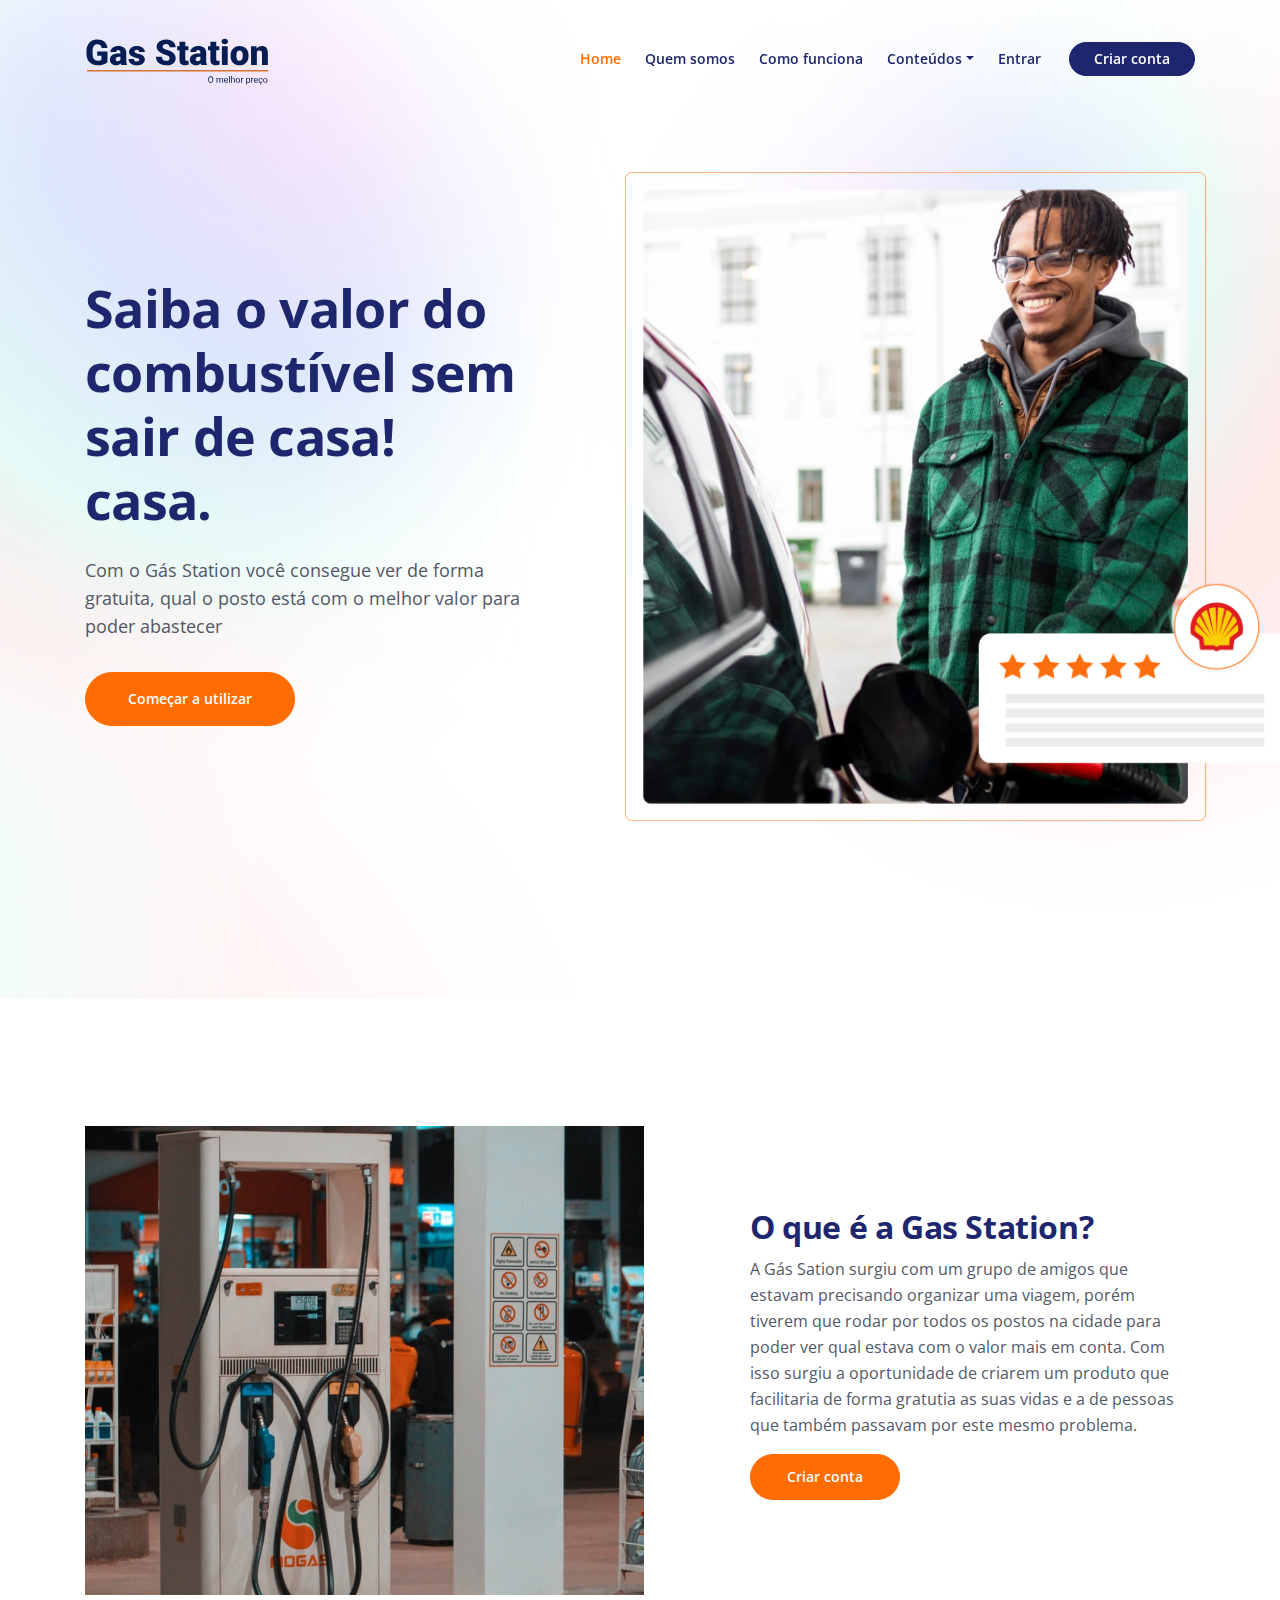
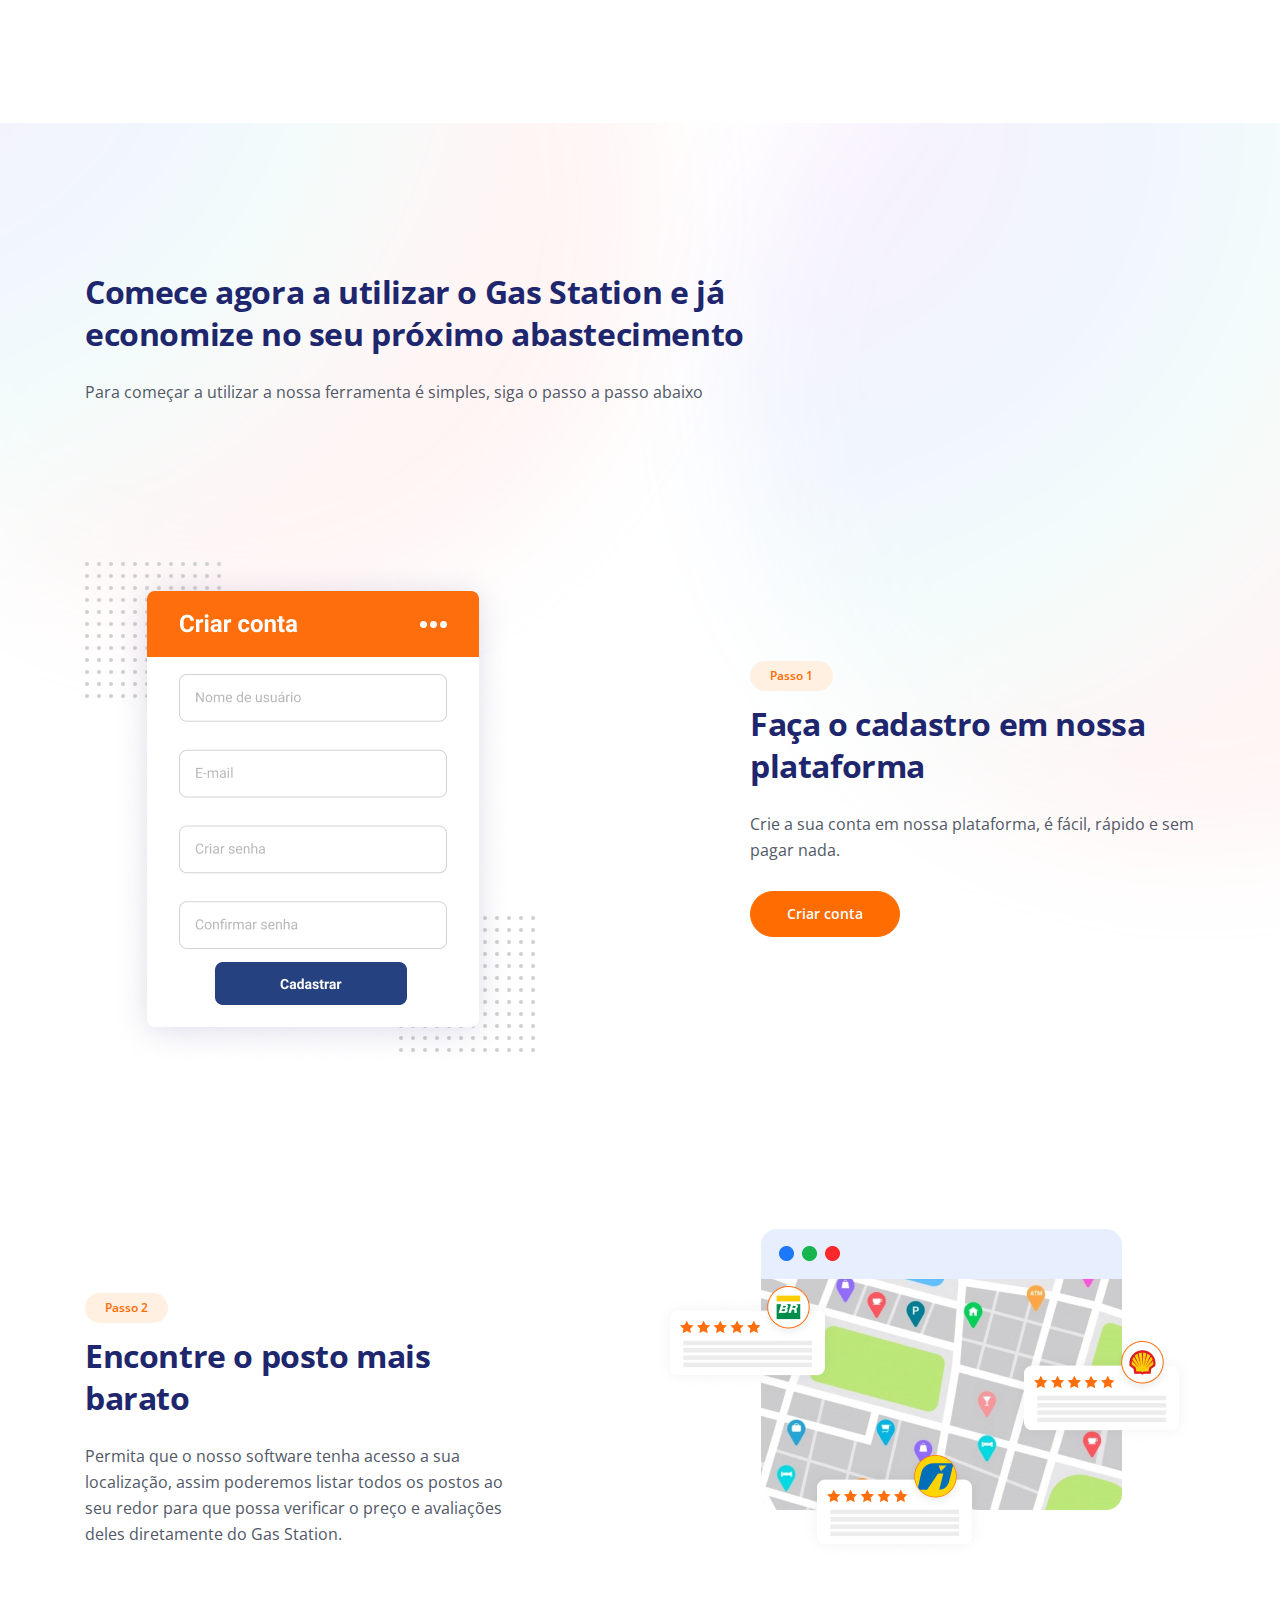
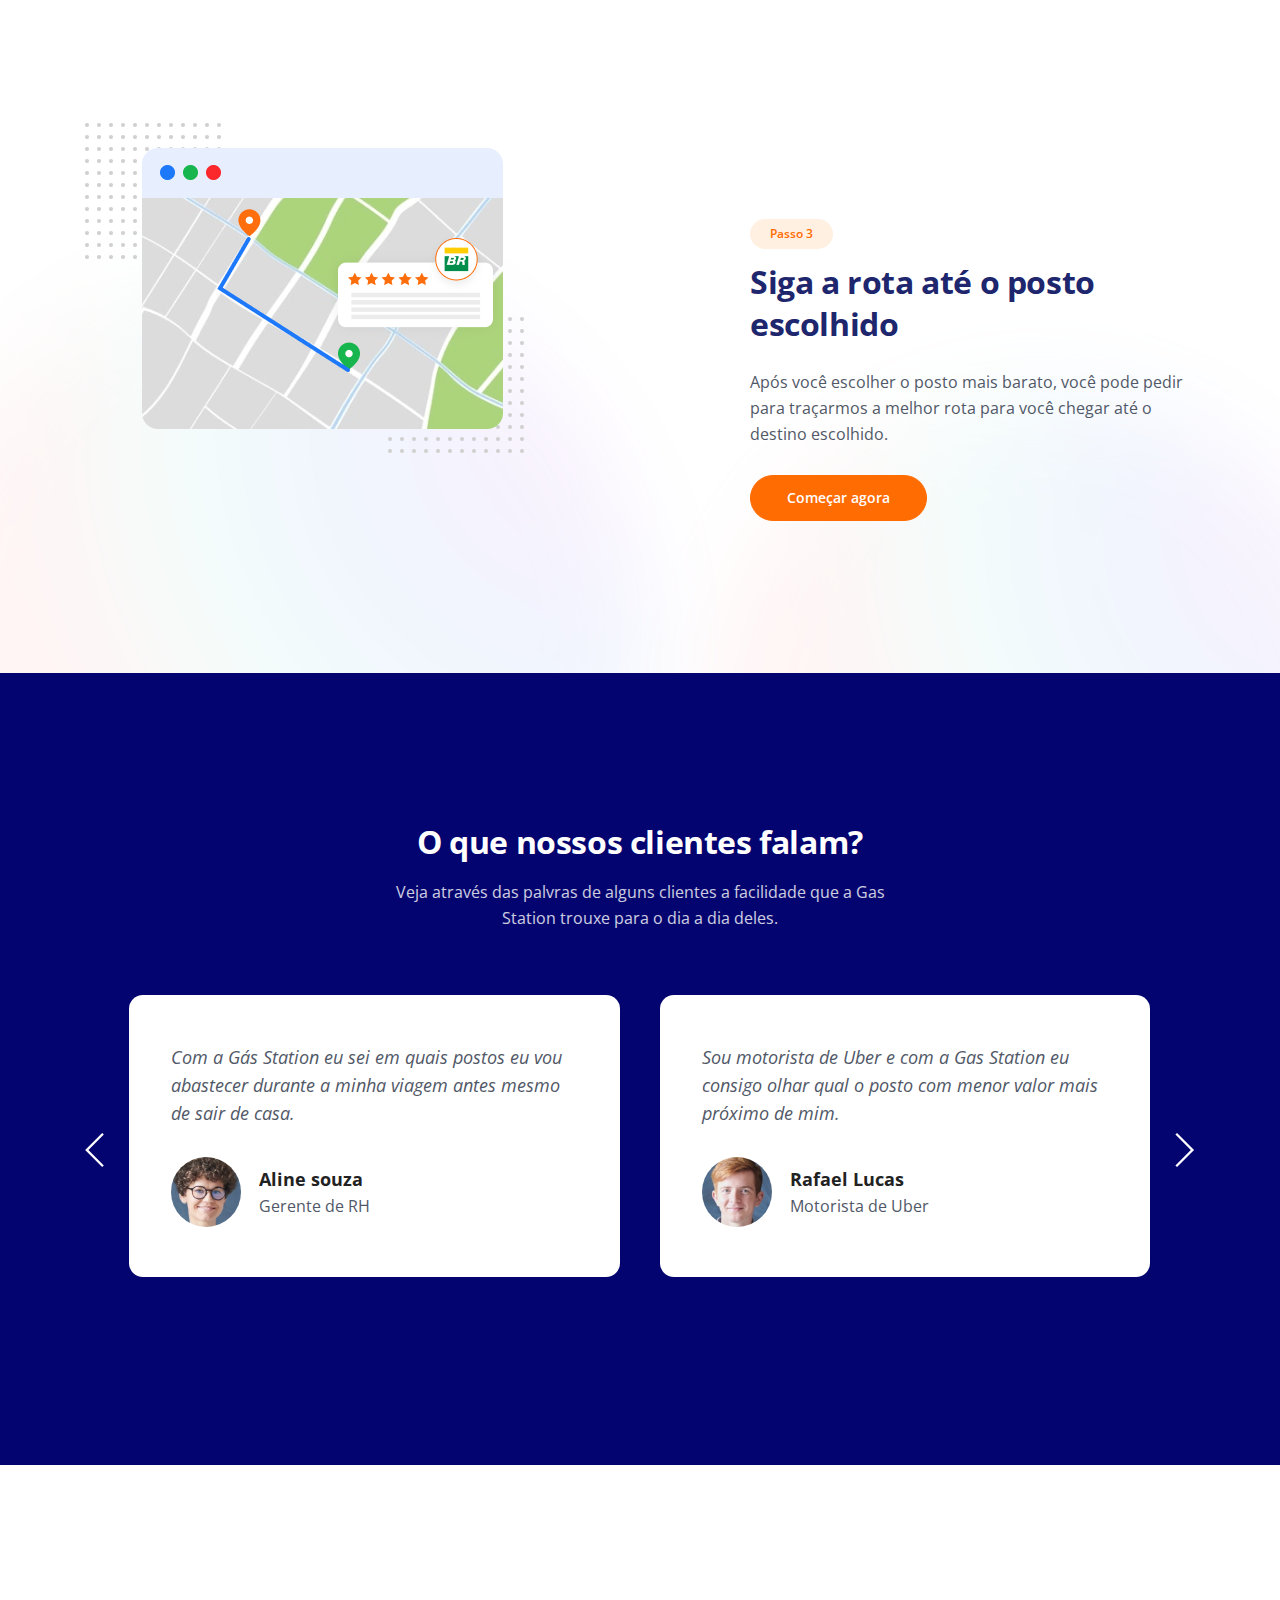
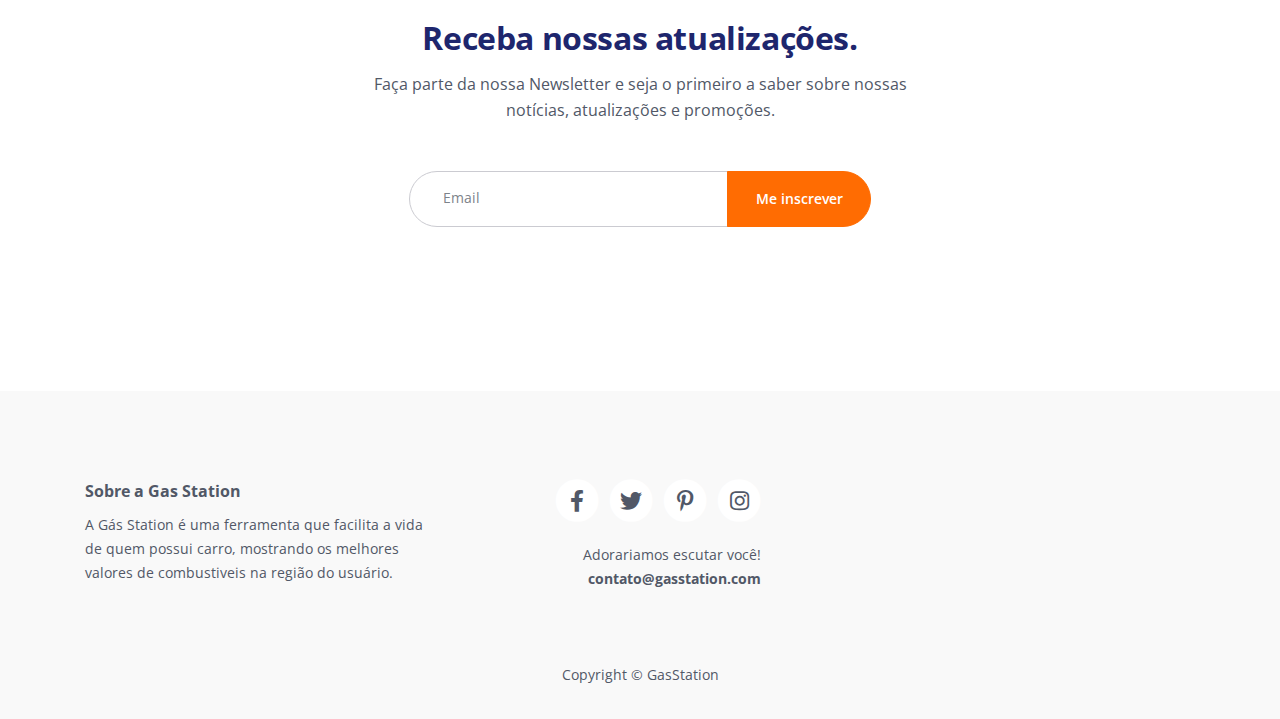
<file: index.html>
<!DOCTYPE html>
<html lang="en">
  <head>
    <meta charset="utf-8" />
    <meta
      name="viewport"
      content="width=device-width, initial-scale=1, shrink-to-fit=no"
    />

    <meta name="description" content="Gas Station" />
    <meta name="author" content="Kaique Marques" />

    <title>Gas Station</title>

    <link rel="preconnect" href="https://fonts.gstatic.com" />
    <link
      href="https://fonts.googleapis.com/css2?family=Open+Sans:ital,wght@0,400;0,600;0,700;1,400;1,600&display=swap"
      rel="stylesheet"
    />
    <link href="css/bootstrap.css" rel="stylesheet" />
    <link href="css/fontawesome-all.css" rel="stylesheet" />
    <link href="css/swiper.css" rel="stylesheet" />
    <link href="css/magnific-popup.css" rel="stylesheet" />
    <link href="css/styles.css" rel="stylesheet" />

    <link rel="icon" href="images/favicon.png" />
  </head>
  <body data-spy="scroll" data-target=".fixed-top">
    <!-- Navigation -->
    <nav class="navbar navbar-expand-lg fixed-top navbar-light">
      <div class="container">
        <!-- Text Logo - Use this if you don't have a graphic logo -->
        <!-- <a class="navbar-brand logo-text page-scroll" href="index.html">Kora</a> -->

        <!-- Image Logo -->
        <a class="navbar-brand logo-image" href="index.html"
          ><img src="images/logo.svg" alt="alternative"
        /></a>

        <button
          class="navbar-toggler p-0 border-0"
          type="button"
          data-toggle="offcanvas"
        >
          <span class="navbar-toggler-icon"></span>
        </button>

        <div
          class="navbar-collapse offcanvas-collapse"
          id="navbarsExampleDefault"
        >
          <ul class="navbar-nav ml-auto">
            <li class="nav-item">
              <a class="nav-link page-scroll" href="#header"
                >Home <span class="sr-only">(current)</span></a
              >
            </li>
            <li class="nav-item">
              <a class="nav-link page-scroll" href="#intro">Quem somos</a>
            </li>
            <li class="nav-item">
              <a class="nav-link page-scroll" href="#details">Como funciona</a>
            </li>
            <li class="nav-item dropdown">
              <a
                class="nav-link dropdown-toggle"
                href="#"
                id="dropdown01"
                data-toggle="dropdown"
                aria-haspopup="true"
                aria-expanded="false"
                >Conteúdos</a
              >
              <div class="dropdown-menu" aria-labelledby="dropdown01">
                <a class="dropdown-item page-scroll" href="article.html"
                  >Artigos</a
                >
                <div class="dropdown-divider"></div>
                <a class="dropdown-item page-scroll" href="terms.html"
                  >Termos e condições</a
                >
                <div class="dropdown-divider"></div>
                <a class="dropdown-item page-scroll" href="privacy.html"
                  >Política de privacidade</a
                >
              </div>
            </li>
            <li class="nav-item">
              <a class="nav-link page-scroll" href="log-in.html">Entrar</a>
            </li>
          </ul>
          <span class="nav-item">
            <a class="btn-solid-sm page-scroll" href="sign-up.html"
              >Criar conta</a
            >
          </span>
        </div>
        <!-- end of navbar-collapse -->
      </div>
      <!-- end of container -->
    </nav>
    <!-- end of navbar -->
    <!-- end of navigation -->

    <!-- Header -->
    <header id="header" class="header">
      <div class="container">
        <div class="row">
          <div class="col-lg-5">
            <div class="text-container">
              <h1 class="h1-large">
                Saiba o valor do combustível sem sair de casa! casa.
              </h1>
              <p class="p-large">
                Com o Gás Station você consegue ver de forma gratuita, qual o
                posto está com o melhor valor para poder abastecer
              </p>
              <a class="btn-solid-lg" href="sign-up.html">Começar a utilizar</a>
            </div>
            <!-- end of text-container -->
          </div>
          <!-- end of col -->
          <div class="col-lg-7">
            <div class="image-container">
              <img
                class="img-fluid"
                src="images/header.png"
                alt="alternative"
              />
            </div>
            <!-- end of image-container -->
          </div>
          <!-- end of col -->
        </div>
        <!-- end of row -->
      </div>
      <!-- end of container -->
    </header>
    <!-- end of header -->
    <!-- end of header -->

    <!-- Introduction -->
    <div id="intro" class="basic-1">
      <div class="container">
        <div class="row">
          <div class="col-lg-7">
            <img
              class="img-fluid"
              src="images/introduction.jpg"
              alt="alternative"
            />
          </div>
          <!-- end of col -->
          <div class="col-lg-5">
            <div class="text-container">
              <h2>O que é a Gas Station?</h2>
              <p>
                A Gás Sation surgiu com um grupo de amigos que estavam
                precisando organizar uma viagem, porém tiverem que rodar por
                todos os postos na cidade para poder ver qual estava com o valor
                mais em conta. Com isso surgiu a oportunidade de criarem um
                produto que facilitaria de forma gratutia as suas vidas e a de
                pessoas que também passavam por este mesmo problema.
              </p>
              <a class="btn-solid-reg" href="sign-up.html">Criar conta</a>
            </div>
            <!-- end of text-container -->
          </div>
          <!-- end of col -->
        </div>
        <!-- end of row -->
      </div>
      <!-- end of container -->
    </div>
    <!-- end of basic-1 -->
    <!-- end of introduction -->

    <!-- Details 1 -->
    <div id="details" class="basic-2">
      <div class="container">
        <div class="row">
          <div class="col-lg-9">
            <div class="intro">
              <h2>
                Comece agora a utilizar o Gas Station e já economize no seu
                próximo abastecimento
              </h2>
              <p>
                Para começar a utilizar a nossa ferramenta é simples, siga o
                passo a passo abaixo
              </p>
            </div>
            <!-- end of intro -->
          </div>
          <!-- end of col -->
        </div>
        <!-- end of row -->
        <div class="row">
          <div class="col-lg-7">
            <div class="image-container">
              <img
                class="img-fluid"
                src="images/details-1.png"
                alt="alternative"
              />
            </div>
            <!-- end of image-container -->
          </div>
          <!-- end of col -->
          <div class="col-lg-5">
            <div class="text-container">
              <div class="section-title">Passo 1</div>
              <h2>Faça o cadastro em nossa plataforma</h2>
              <p>
                Crie a sua conta em nossa plataforma, é fácil, rápido e sem
                pagar nada.
              </p>
              <a class="btn-solid-reg" href="sign-up.html">Criar conta</a>
            </div>
            <!-- end of text-container -->
          </div>
          <!-- end of col -->
        </div>
        <!-- end of row -->
      </div>
      <!-- end of container -->
    </div>
    <!-- end of basic-2 -->
    <!-- end of details 1 -->

    <!-- Details 2 -->
    <div class="basic-3">
      <div class="container">
        <div class="row">
          <div class="col-lg-5">
            <div class="text-container">
              <div class="section-title">Passo 2</div>
              <h2>Encontre o posto mais barato</h2>
              <p>
                Permita que o nosso software tenha acesso a sua localização,
                assim poderemos listar todos os postos ao seu redor para que
                possa verificar o preço e avaliações deles diretamente do Gas
                Station.
              </p>
            </div>
            <!-- end of text-container -->
          </div>
          <!-- end of col -->
          <div class="col-lg-7">
            <div class="image-container">
              <img
                class="img-fluid"
                src="images/details-2.png"
                alt="alternative"
              />
            </div>
            <!-- end of image-container -->
          </div>
          <!-- end of col -->
        </div>
        <!-- end of row -->
      </div>
      <!-- end of container -->
    </div>
    <!-- end of basic-3 -->
    <!-- end of details 2 -->

    <!-- Details 3 -->
    <div class="basic-4">
      <div class="container">
        <div class="row">
          <div class="col-lg-7">
            <div class="image-container">
              <img
                class="img-fluid"
                src="images/details-3.png"
                alt="alternative"
              />
            </div>
            <!-- end of image-container -->
          </div>
          <!-- end of col -->
          <div class="col-lg-5">
            <div class="text-container">
              <div class="section-title">Passo 3</div>
              <h2>Siga a rota até o posto escolhido</h2>
              <p>
                Após você escolher o posto mais barato, você pode pedir para
                traçarmos a melhor rota para você chegar até o destino
                escolhido.
              </p>
              <a class="btn-solid-reg" href="sign-up.html">Começar agora</a>
            </div>
            <!-- end of text-container -->
          </div>
          <!-- end of col -->
        </div>
        <!-- end of row -->
      </div>
      <!-- end of container -->
    </div>
    <!-- end of basic-4 -->
    <!-- end of details 3 -->

    <!-- Testimonials -->
    <div class="slider-2">
      <div class="container">
        <div class="row">
          <div class="col-lg-12">
            <h2 class="h2-heading">O que nossos clientes falam?</h2>
            <p class="p-heading">
              Veja através das palvras de alguns clientes a facilidade que a Gas
              Station trouxe para o dia a dia deles.
            </p>
          </div>
          <!-- end of col -->
        </div>
        <!-- end of row -->
        <div class="row">
          <div class="col-lg-12">
            <!-- Card Slider -->
            <div class="slider-container">
              <div class="swiper-container card-slider">
                <div class="swiper-wrapper">
                  <!-- Slide -->
                  <div class="swiper-slide">
                    <div class="card">
                      <div class="card-body">
                        <p class="testimonial-text">
                          Com a Gás Station eu sei em quais postos eu vou
                          abastecer durante a minha viagem antes mesmo de sair
                          de casa.
                        </p>
                        <div class="details">
                          <img
                            class="testimonial-image"
                            src="images/testimonial-1.jpg"
                            alt="alternative"
                          />
                          <div class="text">
                            <div class="testimonial-author">Aline souza</div>
                            <div class="occupation">Gerente de RH</div>
                          </div>
                          <!-- end of text -->
                        </div>
                        <!-- end of testimonial-details -->
                      </div>
                    </div>
                  </div>
                  <!-- end of swiper-slide -->
                  <!-- end of slide -->

                  <!-- Slide -->
                  <div class="swiper-slide">
                    <div class="card">
                      <div class="card-body">
                        <p class="testimonial-text">
                          Sou motorista de Uber e com a Gas Station eu consigo
                          olhar qual o posto com menor valor mais próximo de
                          mim.
                        </p>
                        <div class="details">
                          <img
                            class="testimonial-image"
                            src="images/testimonial-2.jpg"
                            alt="alternative"
                          />
                          <div class="text">
                            <div class="testimonial-author">Rafael Lucas</div>
                            <div class="occupation">Motorista de Uber</div>
                          </div>
                          <!-- end of text -->
                        </div>
                        <!-- end of testimonial-details -->
                      </div>
                    </div>
                  </div>
                  <!-- end of swiper-slide -->
                  <!-- end of slide -->

                  <!-- Slide -->
                  <div class="swiper-slide">
                    <div class="card">
                      <div class="card-body">
                        <p class="testimonial-text">
                          Meu marido está amando a Gas Station, agora ele sabe
                          quais do postos mais perto de casa ele pode abastecer
                          sem ter que ficar rodando desnecessáriamente
                        </p>
                        <div class="details">
                          <img
                            class="testimonial-image"
                            src="images/testimonial-3.jpg"
                            alt="alternative"
                          />
                          <div class="text">
                            <div class="testimonial-author">Luana Oliveira</div>
                            <div class="occupation">Dona de casa</div>
                          </div>
                          <!-- end of text -->
                        </div>
                        <!-- end of testimonial-details -->
                      </div>
                    </div>
                  </div>
                  <!-- end of swiper-slide -->
                  <!-- end of slide -->

                  <!-- Slide -->
                  <div class="swiper-slide">
                    <div class="card">
                      <div class="card-body">
                        <p class="testimonial-text">
                          Agora eu sei qual o posto com melhor valor no trajeto
                          da minha casa até o trabalho, está me poupando muito
                          tempo.
                        </p>
                        <div class="details">
                          <img
                            class="testimonial-image"
                            src="images/testimonial-4.jpg"
                            alt="alternative"
                          />
                          <div class="text">
                            <div class="testimonial-author">Lucas Santos</div>
                            <div class="occupation">Desenvolvedor</div>
                          </div>
                          <!-- end of text -->
                        </div>
                        <!-- end of testimonial-details -->
                      </div>
                    </div>
                  </div>
                  <!-- end of swiper-slide -->
                  <!-- end of slide -->
                </div>
                <!-- end of swiper-wrapper -->

                <!-- Add Arrows -->
                <div class="swiper-button-next"></div>
                <div class="swiper-button-prev"></div>
                <!-- end of add arrows -->
              </div>
              <!-- end of swiper-container -->
            </div>
            <!-- end of slider-container -->
            <!-- end of card slider -->
          </div>
          <!-- end of col -->
        </div>
        <!-- end of row -->
      </div>
      <!-- end of container -->
    </div>
    <!-- end of slider-2 -->
    <!-- end of testimonials -->

    <!-- Newsletter -->
    <div class="form-1">
      <div class="container">
        <div class="row">
          <div class="col-lg-12">
            <h2 class="h2-heading">Receba nossas atualizações.</h2>
            <p class="p-heading">
              Faça parte da nossa Newsletter e seja o primeiro a saber sobre
              nossas notícias, atualizações e promoções.
            </p>
          </div>
          <!-- end of col -->
        </div>
        <!-- end of row -->
        <div class="row">
          <div class="col-lg-12">
            <!-- Newsletter Form -->
            <form>
              <div class="form-group mail">
                <input
                  type="email"
                  class="form-control-input"
                  id="nemail"
                  required
                />
                <label class="label-control" for="nemail">Email</label>
                <div class="help-block with-errors"></div>
              </div>
              <div class="form-group">
                <button type="submit" class="form-control-submit-button">
                  Me inscrever
                </button>
              </div>
              <div class="form-message">
                <div id="nmsgSubmit" class="h3 text-center hidden"></div>
              </div>
            </form>
            <!-- end of newsletter form -->
          </div>
          <!-- end of col -->
        </div>
        <!-- end of row -->
      </div>
      <!-- end of container -->
    </div>
    <!-- end of form-1 -->
    <!-- end of newsletter -->

    <!-- Footer -->
    <div class="footer">
      <div class="container">
        <div class="row">
          <div class="col-lg-12">
            <div class="footer-col first">
              <h6>Sobre a Gas Station</h6>
              <p class="p-small">
                A Gás Station é uma ferramenta que facilita a vida de quem
                possui carro, mostrando os melhores valores de combustiveis na
                região do usuário.
              </p>
            </div>
            <!-- end of footer-col -->

            <!-- end of footer-col -->
            <div class="footer-col third">
              <span class="fa-stack">
                <a href="#your-link">
                  <i class="fas fa-circle fa-stack-2x"></i>
                  <i class="fab fa-facebook-f fa-stack-1x"></i>
                </a>
              </span>
              <span class="fa-stack">
                <a href="#your-link">
                  <i class="fas fa-circle fa-stack-2x"></i>
                  <i class="fab fa-twitter fa-stack-1x"></i>
                </a>
              </span>
              <span class="fa-stack">
                <a href="#your-link">
                  <i class="fas fa-circle fa-stack-2x"></i>
                  <i class="fab fa-pinterest-p fa-stack-1x"></i>
                </a>
              </span>
              <span class="fa-stack">
                <a href="#your-link">
                  <i class="fas fa-circle fa-stack-2x"></i>
                  <i class="fab fa-instagram fa-stack-1x"></i>
                </a>
              </span>
              <p class="p-small">
                Adorariamos escutar você!
                <a href="mailto:contato@gasstation.com"
                  ><strong>contato@gasstation.com</strong></a
                >
              </p>
            </div>
            <!-- end of footer-col -->
          </div>
          <!-- end of col -->
        </div>
        <!-- end of row -->
      </div>
      <!-- end of container -->
    </div>
    <!-- end of footer -->
    <!-- end of footer -->

    <!-- Copyright -->
    <div class="copyright">
      <div class="container">
        <div class="row">
          <div class="col-lg-12">
            <p class="p-small">Copyright © <a href="#">GasStation</a></p>
          </div>
          <!-- end of col -->
        </div>
        <!-- enf of row -->
      </div>
      <!-- end of container -->
    </div>
    <!-- end of copyright -->
    <!-- end of copyright -->

    <!-- Scripts -->
    <script src="js/jquery.min.js"></script>
    <!-- jQuery for Bootstrap's JavaScript plugins -->
    <script src="js/bootstrap.min.js"></script>
    <!-- Bootstrap framework -->
    <script src="js/jquery.easing.min.js"></script>
    <!-- jQuery Easing for smooth scrolling between anchors -->
    <script src="js/jquery.magnific-popup.js"></script>
    <!-- Magnific Popup for lightboxes -->
    <script src="js/swiper.min.js"></script>
    <!-- Swiper for image and text sliders -->
    <script src="js/scripts.js"></script>
    <!-- Custom scripts -->
  </body>
</html>
</file>
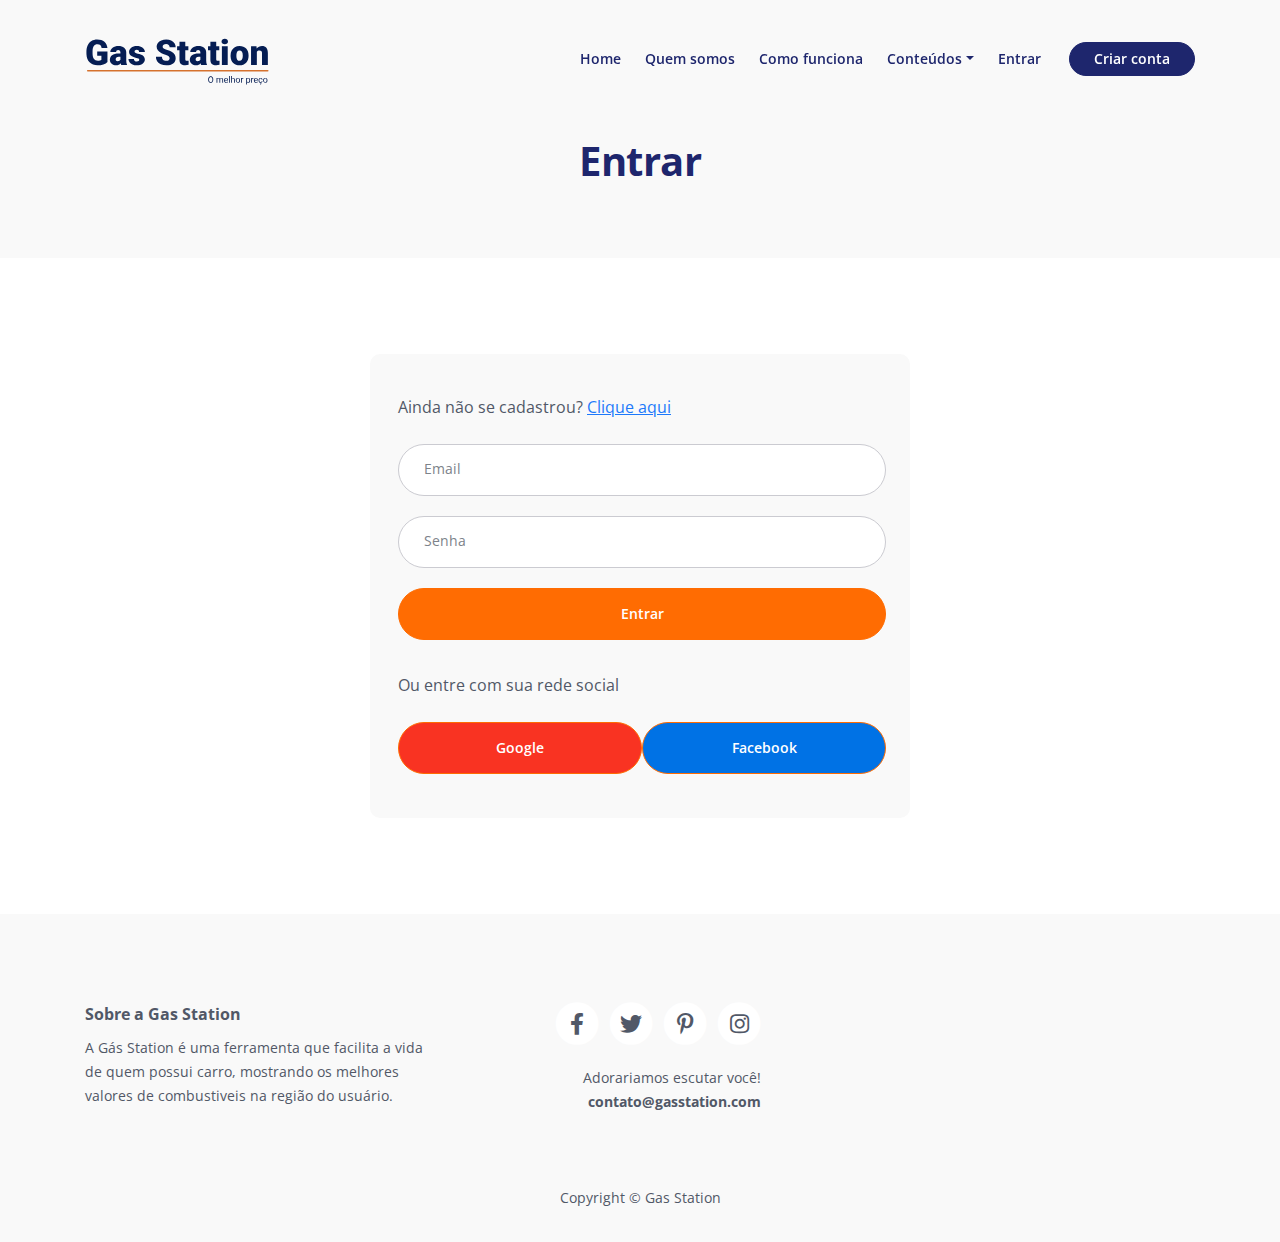
<file: log-in.html>
<!DOCTYPE html>
<html lang="en">
  <head>
    <meta charset="utf-8" />
    <meta
      name="viewport"
      content="width=device-width, initial-scale=1, shrink-to-fit=no"
    />

    <title>Entrar - Gas Station</title>

    <link rel="preconnect" href="https://fonts.gstatic.com" />
    <link
      href="https://fonts.googleapis.com/css2?family=Open+Sans:ital,wght@0,400;0,600;0,700;1,400;1,600&display=swap"
      rel="stylesheet"
    />
    <link href="css/bootstrap.css" rel="stylesheet" />
    <link href="css/fontawesome-all.css" rel="stylesheet" />
    <link href="css/swiper.css" rel="stylesheet" />
    <link href="css/magnific-popup.css" rel="stylesheet" />
    <link href="css/styles.css" rel="stylesheet" />

    <link rel="icon" href="images/favicon.png" />
  </head>
  <body data-spy="scroll" data-target=".fixed-top">
    <!-- Navigation -->
    <nav class="navbar navbar-expand-lg fixed-top navbar-light">
      <div class="container">
        <!-- Text Logo - Use this if you don't have a graphic logo -->
        <!-- <a class="navbar-brand logo-text page-scroll" href="index.html">Kora</a> -->

        <!-- Image Logo -->
        <a class="navbar-brand logo-image" href="index.html"
          ><img src="images/logo.svg" alt="alternative"
        /></a>

        <button
          class="navbar-toggler p-0 border-0"
          type="button"
          data-toggle="offcanvas"
        >
          <span class="navbar-toggler-icon"></span>
        </button>

        <div
          class="navbar-collapse offcanvas-collapse"
          id="navbarsExampleDefault"
        >
          <ul class="navbar-nav ml-auto">
            <li class="nav-item">
              <a class="nav-link page-scroll" href="#header"
                >Home <span class="sr-only">(current)</span></a
              >
            </li>
            <li class="nav-item">
              <a class="nav-link page-scroll" href="#intro">Quem somos</a>
            </li>
            <li class="nav-item">
              <a class="nav-link page-scroll" href="#details">Como funciona</a>
            </li>
            <li class="nav-item dropdown">
              <a
                class="nav-link dropdown-toggle"
                href="#"
                id="dropdown01"
                data-toggle="dropdown"
                aria-haspopup="true"
                aria-expanded="false"
                >Conteúdos</a
              >
              <div class="dropdown-menu" aria-labelledby="dropdown01">
                <a class="dropdown-item page-scroll" href="article.html"
                  >Artigos</a
                >
                <div class="dropdown-divider"></div>
                <a class="dropdown-item page-scroll" href="terms.html"
                  >Termos e condições</a
                >
                <div class="dropdown-divider"></div>
                <a class="dropdown-item page-scroll" href="privacy.html"
                  >Política de privacidade</a
                >
              </div>
            </li>
            <li class="nav-item">
              <a class="nav-link page-scroll" href="log-in.html">Entrar</a>
            </li>
          </ul>
          <span class="nav-item">
            <a class="btn-solid-sm page-scroll" href="sign-up.html"
              >Criar conta</a
            >
          </span>
        </div>
        <!-- end of navbar-collapse -->
      </div>
      <!-- end of container -->
    </nav>
    <!-- end of navbar -->
    <!-- end of navigation -->

    <!-- Header -->
    <header class="ex-header">
      <div class="container">
        <div class="row">
          <div class="col-xl-10 offset-xl-1">
            <h1 class="text-center">Entrar</h1>
          </div>
          <!-- end of col -->
        </div>
        <!-- end of row -->
      </div>
      <!-- end of container -->
    </header>
    <!-- end of ex-header -->
    <!-- end of header -->

    <!-- Basic -->
    <div class="ex-form-1 pt-5 pb-5">
      <div class="container">
        <div class="row">
          <div class="col-xl-6 offset-xl-3">
            <div class="text-box mt-5 mb-5">
              <p class="mb-4">
                Ainda não se cadastrou?
                <a class="blue" href="sign-up.html">Clique aqui</a>
              </p>

              <!-- Log In Form -->
              <form id="logInForm">
                <div class="form-group">
                  <input
                    type="email"
                    class="form-control-input"
                    id="email"
                    required
                  />
                  <label class="label-control" for="email">Email</label>
                </div>
                <div class="form-group">
                  <input
                    type="text"
                    class="form-control-input"
                    id="password"
                    required
                  />
                  <label class="label-control" for="password">Senha</label>
                </div>

                <div class="form-group">
                  <button type="submit" class="form-control-submit-button">
                    Entrar
                  </button>
                  <div class="social">
                    <p class="mb-4">Ou entre com sua rede social</p>
                    <div class="social-login">
                      <button
                        href="#"
                        class="form-control-submit-button google"
                      >
                        Google
                      </button>

                      <button
                        href="#"
                        class="form-control-submit-button facebook"
                      >
                        Facebook
                      </button>
                    </div>
                  </div>
                </div>
              </form>
              <!-- end of log in form -->
            </div>
            <!-- end of text-box -->
          </div>
          <!-- end of col -->
        </div>
        <!-- end of row -->
      </div>
      <!-- end of container -->
    </div>
    <!-- end of ex-basic-1 -->
    <!-- end of basic -->

    <!-- Footer -->
    <div class="footer">
      <div class="container">
        <div class="row">
          <div class="col-lg-12">
            <div class="footer-col first">
              <h6>Sobre a Gas Station</h6>
              <p class="p-small">
                A Gás Station é uma ferramenta que facilita a vida de quem
                possui carro, mostrando os melhores valores de combustiveis na
                região do usuário.
              </p>
            </div>
            <!-- end of footer-col -->

            <!-- end of footer-col -->
            <div class="footer-col third">
              <span class="fa-stack">
                <a href="#your-link">
                  <i class="fas fa-circle fa-stack-2x"></i>
                  <i class="fab fa-facebook-f fa-stack-1x"></i>
                </a>
              </span>
              <span class="fa-stack">
                <a href="#your-link">
                  <i class="fas fa-circle fa-stack-2x"></i>
                  <i class="fab fa-twitter fa-stack-1x"></i>
                </a>
              </span>
              <span class="fa-stack">
                <a href="#your-link">
                  <i class="fas fa-circle fa-stack-2x"></i>
                  <i class="fab fa-pinterest-p fa-stack-1x"></i>
                </a>
              </span>
              <span class="fa-stack">
                <a href="#your-link">
                  <i class="fas fa-circle fa-stack-2x"></i>
                  <i class="fab fa-instagram fa-stack-1x"></i>
                </a>
              </span>
              <p class="p-small">
                Adorariamos escutar você!
                <a href="mailto:contato@gasstation.com"
                  ><strong>contato@gasstation.com</strong></a
                >
              </p>
            </div>
            <!-- end of footer-col -->
          </div>
          <!-- end of col -->
        </div>
        <!-- end of row -->
      </div>
      <!-- end of container -->
    </div>
    <!-- end of footer -->
    <!-- end of footer -->

    <!-- Copyright -->
    <div class="copyright">
      <div class="container">
        <div class="row">
          <div class="col-lg-12">
            <p class="p-small">Copyright © <a href="#">Gas Station</a></p>
          </div>
          <!-- end of col -->
        </div>
        <!-- enf of row -->
      </div>
      <!-- end of container -->
    </div>
    <!-- end of copyright -->
    <!-- end of copyright -->

    <!-- Scripts -->
    <script src="js/jquery.min.js"></script>
    <!-- jQuery for Bootstrap's JavaScript plugins -->
    <script src="js/bootstrap.min.js"></script>
    <!-- Bootstrap framework -->
    <script src="js/jquery.easing.min.js"></script>
    <!-- jQuery Easing for smooth scrolling between anchors -->
    <script src="js/jquery.magnific-popup.js"></script>
    <!-- Magnific Popup for lightboxes -->
    <script src="js/swiper.min.js"></script>
    <!-- Swiper for image and text sliders -->
    <script src="js/scripts.js"></script>
    <!-- Custom scripts -->
  </body>
</html>
</file>
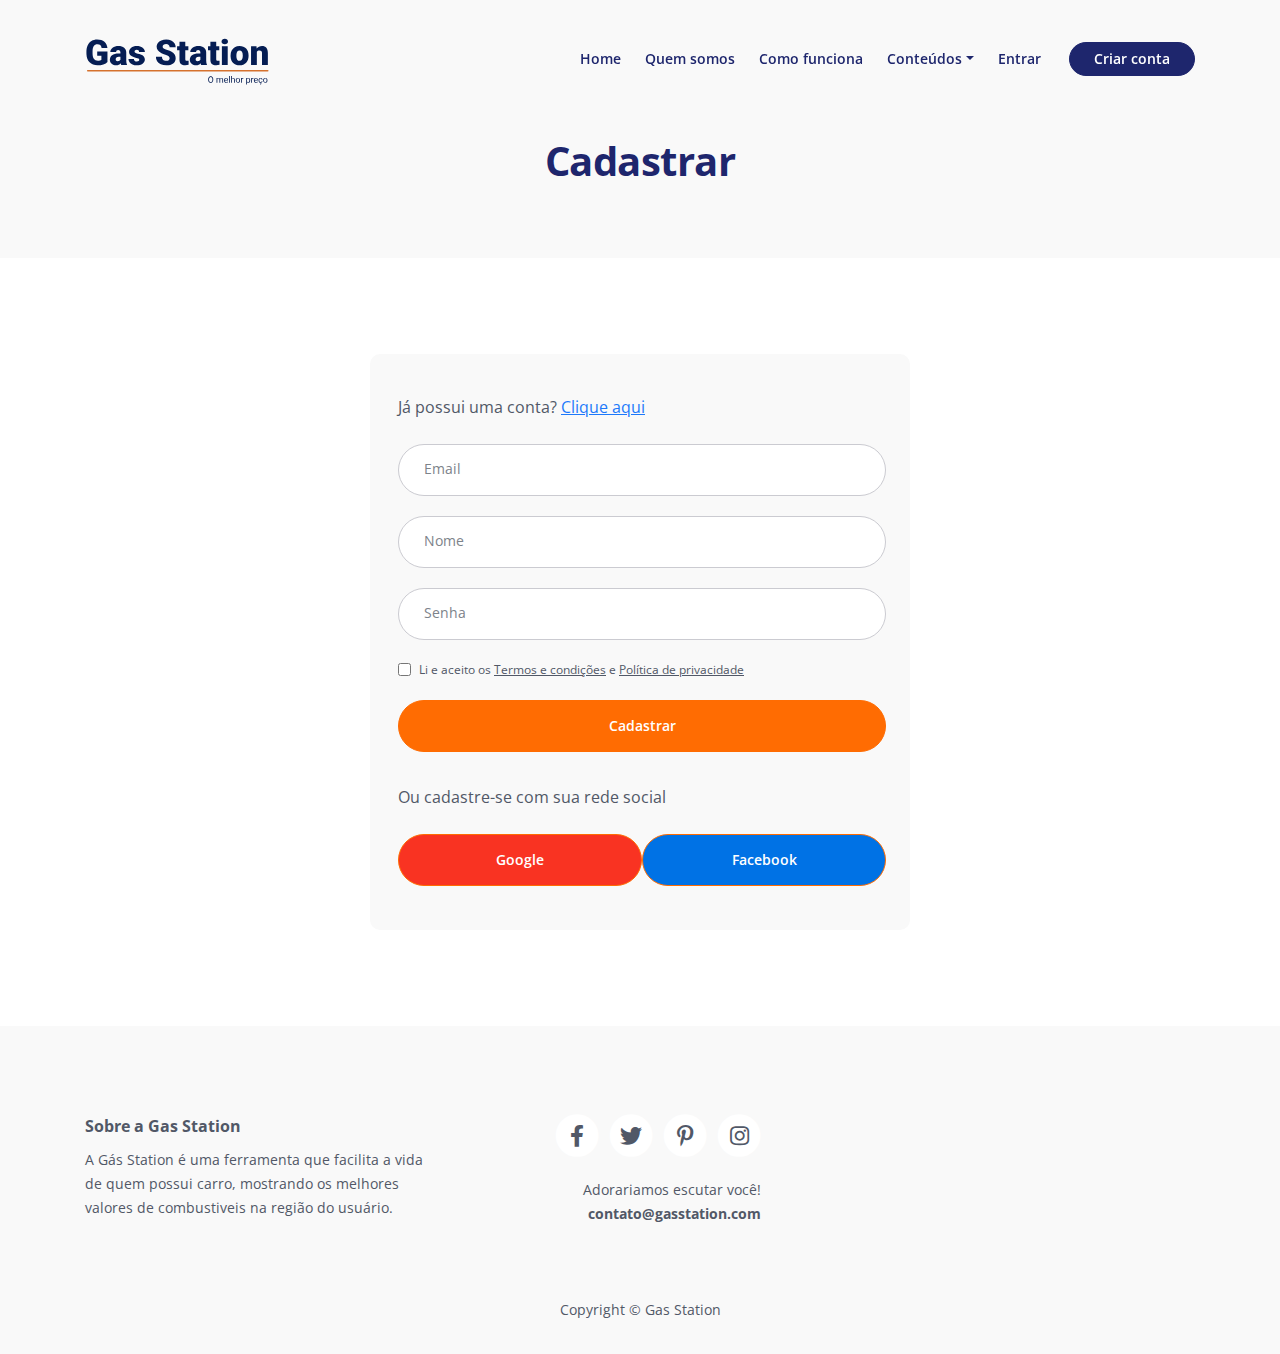
<file: sign-up.html>
<!DOCTYPE html>
<html lang="en">
  <head>
    <meta charset="utf-8" />
    <meta
      name="viewport"
      content="width=device-width, initial-scale=1, shrink-to-fit=no"
    />

    <title>Criar conta - Gas Station</title>

    <link rel="preconnect" href="https://fonts.gstatic.com" />
    <link
      href="https://fonts.googleapis.com/css2?family=Open+Sans:ital,wght@0,400;0,600;0,700;1,400;1,600&display=swap"
      rel="stylesheet"
    />
    <link href="css/bootstrap.css" rel="stylesheet" />
    <link href="css/fontawesome-all.css" rel="stylesheet" />
    <link href="css/swiper.css" rel="stylesheet" />
    <link href="css/magnific-popup.css" rel="stylesheet" />
    <link href="css/styles.css" rel="stylesheet" />

    <link rel="icon" href="images/favicon.png" />
  </head>
  <body data-spy="scroll" data-target=".fixed-top">
    <!-- Navigation -->
    <nav class="navbar navbar-expand-lg fixed-top navbar-light">
      <div class="container">
        <!-- Text Logo - Use this if you don't have a graphic logo -->
        <!-- <a class="navbar-brand logo-text page-scroll" href="index.html">Kora</a> -->

        <!-- Image Logo -->
        <a class="navbar-brand logo-image" href="index.html"
          ><img src="images/logo.svg" alt="alternative"
        /></a>

        <button
          class="navbar-toggler p-0 border-0"
          type="button"
          data-toggle="offcanvas"
        >
          <span class="navbar-toggler-icon"></span>
        </button>

        <div
          class="navbar-collapse offcanvas-collapse"
          id="navbarsExampleDefault"
        >
          <ul class="navbar-nav ml-auto">
            <li class="nav-item">
              <a class="nav-link page-scroll" href="#header"
                >Home <span class="sr-only">(current)</span></a
              >
            </li>
            <li class="nav-item">
              <a class="nav-link page-scroll" href="#intro">Quem somos</a>
            </li>
            <li class="nav-item">
              <a class="nav-link page-scroll" href="#details">Como funciona</a>
            </li>
            <li class="nav-item dropdown">
              <a
                class="nav-link dropdown-toggle"
                href="#"
                id="dropdown01"
                data-toggle="dropdown"
                aria-haspopup="true"
                aria-expanded="false"
                >Conteúdos</a
              >
              <div class="dropdown-menu" aria-labelledby="dropdown01">
                <a class="dropdown-item page-scroll" href="article.html"
                  >Artigos</a
                >
                <div class="dropdown-divider"></div>
                <a class="dropdown-item page-scroll" href="terms.html"
                  >Termos e condições</a
                >
                <div class="dropdown-divider"></div>
                <a class="dropdown-item page-scroll" href="privacy.html"
                  >Política de privacidade</a
                >
              </div>
            </li>
            <li class="nav-item">
              <a class="nav-link page-scroll" href="log-in.html">Entrar</a>
            </li>
          </ul>
          <span class="nav-item">
            <a class="btn-solid-sm page-scroll" href="sign-up.html"
              >Criar conta</a
            >
          </span>
        </div>
        <!-- end of navbar-collapse -->
      </div>
      <!-- end of container -->
    </nav>
    <!-- end of navbar -->
    <!-- end of navigation -->

    <!-- Header -->
    <header class="ex-header">
      <div class="container">
        <div class="row">
          <div class="col-xl-10 offset-xl-1">
            <h1 class="text-center">Cadastrar</h1>
          </div>
          <!-- end of col -->
        </div>
        <!-- end of row -->
      </div>
      <!-- end of container -->
    </header>
    <!-- end of ex-header -->
    <!-- end of header -->

    <!-- Basic -->
    <div class="ex-form-1 pt-5 pb-5">
      <div class="container">
        <div class="row">
          <div class="col-xl-6 offset-xl-3">
            <div class="text-box mt-5 mb-5">
              <p class="mb-4">
                Já possui uma conta?
                <a class="blue" href="log-in.html">Clique aqui</a>
              </p>

              <!-- Sign Up Form -->
              <form id="signUpForm">
                <div class="form-group">
                  <input
                    type="email"
                    class="form-control-input"
                    id="email"
                    required
                  />
                  <label class="label-control" for="email">Email</label>
                </div>
                <div class="form-group">
                  <input
                    type="text"
                    class="form-control-input"
                    id="name"
                    required
                  />
                  <label class="label-control" for="name">Nome</label>
                </div>
                <div class="form-group">
                  <input
                    type="text"
                    class="form-control-input"
                    id="password"
                    required
                  />
                  <label class="label-control" for="password">Senha</label>
                </div>
                <div class="form-group checkbox">
                  <input
                    type="checkbox"
                    id="terms"
                    value="Agreed-to-Terms"
                    required
                  />Li e aceito os <a href="#">Termos e condições</a> e
                  <a href="#">Política de privacidade</a>
                </div>
                <div class="form-group">
                  <button type="submit" class="form-control-submit-button">
                    Cadastrar
                  </button>

                  <div class="social">
                    <p class="mb-4">Ou cadastre-se com sua rede social</p>
                    <div class="social-login">
                      <button
                        href="#"
                        class="form-control-submit-button google"
                      >
                        Google
                      </button>

                      <button
                        href="#"
                        class="form-control-submit-button facebook"
                      >
                        Facebook
                      </button>
                    </div>
                  </div>
                </div>
              </form>
              <!-- end of sign up form -->
            </div>
            <!-- end of text-box -->
          </div>
          <!-- end of col -->
        </div>
        <!-- end of row -->
      </div>
      <!-- end of container -->
    </div>
    <!-- end of ex-basic-1 -->
    <!-- end of basic -->

    <!-- Footer -->
    <div class="footer">
      <div class="container">
        <div class="row">
          <div class="col-lg-12">
            <div class="footer-col first">
              <h6>Sobre a Gas Station</h6>
              <p class="p-small">
                A Gás Station é uma ferramenta que facilita a vida de quem
                possui carro, mostrando os melhores valores de combustiveis na
                região do usuário.
              </p>
            </div>
            <!-- end of footer-col -->

            <!-- end of footer-col -->
            <div class="footer-col third">
              <span class="fa-stack">
                <a href="#your-link">
                  <i class="fas fa-circle fa-stack-2x"></i>
                  <i class="fab fa-facebook-f fa-stack-1x"></i>
                </a>
              </span>
              <span class="fa-stack">
                <a href="#your-link">
                  <i class="fas fa-circle fa-stack-2x"></i>
                  <i class="fab fa-twitter fa-stack-1x"></i>
                </a>
              </span>
              <span class="fa-stack">
                <a href="#your-link">
                  <i class="fas fa-circle fa-stack-2x"></i>
                  <i class="fab fa-pinterest-p fa-stack-1x"></i>
                </a>
              </span>
              <span class="fa-stack">
                <a href="#your-link">
                  <i class="fas fa-circle fa-stack-2x"></i>
                  <i class="fab fa-instagram fa-stack-1x"></i>
                </a>
              </span>
              <p class="p-small">
                Adorariamos escutar você!
                <a href="mailto:contato@gasstation.com"
                  ><strong>contato@gasstation.com</strong></a
                >
              </p>
            </div>
            <!-- end of footer-col -->
          </div>
          <!-- end of col -->
        </div>
        <!-- end of row -->
      </div>
      <!-- end of container -->
    </div>
    <!-- end of footer -->
    <!-- end of footer -->

    <!-- Copyright -->
    <div class="copyright">
      <div class="container">
        <div class="row">
          <div class="col-lg-12">
            <p class="p-small">
              Copyright © <a href="#your-link">Gas Station</a>
            </p>
          </div>
          <!-- end of col -->
        </div>
        <!-- enf of row -->
      </div>
      <!-- end of container -->
    </div>
    <!-- end of copyright -->
    <!-- end of copyright -->

    <!-- Scripts -->
    <script src="js/jquery.min.js"></script>
    <!-- jQuery for Bootstrap's JavaScript plugins -->
    <script src="js/bootstrap.min.js"></script>
    <!-- Bootstrap framework -->
    <script src="js/jquery.easing.min.js"></script>
    <!-- jQuery Easing for smooth scrolling between anchors -->
    <script src="js/jquery.magnific-popup.js"></script>
    <!-- Magnific Popup for lightboxes -->
    <script src="js/swiper.min.js"></script>
    <!-- Swiper for image and text sliders -->
    <script src="js/scripts.js"></script>
    <!-- Custom scripts -->
  </body>
</html>
</file>
<file: css/styles.css>
/* Description: Master CSS file */

/*****************************************
Table Of Contents:
- General Styles
- Navigation
- Header
- Customers
- Introduction
- Features
- Details 1
- Details Lightbox
- Details 2
- Details 3
- Testimonials
- Newsletter
- Footer
- Copyright
- Back To Top Button
- Extra pages
- Media Queries
******************************************/

/*****************************************
Colors:
- Buttons - orange #ff6c02
- Headings text - navy blue #1e266d
- Body text - dark gray #515867
- Backgrounds - light gray #f9f9f9
******************************************/

/**************************/
/*     General Styles     */
/**************************/
body,
html {
  width: 100%;
  height: 100%;
}

body,
p {
  color: #515867;
  font: 400 1rem/1.625rem 'Open Sans', sans-serif;
}

h1 {
  color: #1e266d;
  font-weight: 700;
  font-size: 2.5rem;
  line-height: 3.125rem;
  letter-spacing: -0.5px;
}

h2 {
  color: #1e266d;
  font-weight: 700;
  font-size: 2rem;
  line-height: 2.625rem;
  letter-spacing: -0.4px;
}

h3 {
  color: #1e266d;
  font-weight: 700;
  font-size: 1.75rem;
  line-height: 2.375rem;
  letter-spacing: -0.4px;
}

h4 {
  color: #1e266d;
  font-weight: 700;
  font-size: 1.5rem;
  line-height: 2.125rem;
  letter-spacing: -0.4px;
}

h5 {
  color: #1e266d;
  font-weight: 700;
  font-size: 1.25rem;
  line-height: 1.75rem;
}

h6 {
  color: #1e266d;
  font-weight: 700;
  font-size: 1rem;
  line-height: 1.5rem;
}

.h1-large {
  font-size: 2.75rem;
  line-height: 3.5rem;
  letter-spacing: -0.7px;
}

.p-large {
  font-size: 1.125rem;
  line-height: 1.75rem;
}

.p-small {
  font-size: 0.875rem;
  line-height: 1.5rem;
}

.testimonial-text {
  font-style: italic;
}

.testimonial-author {
  font-weight: 600;
  font-size: 1rem;
  line-height: 1.5rem;
}

.li-space-lg li {
  margin-bottom: 0.5rem;
}

a {
  color: #515867;
  text-decoration: underline;
}

a:hover {
  color: #515867;
  text-decoration: underline;
}

.no-line {
  text-decoration: none;
}

.no-line:hover {
  text-decoration: none;
}

.read-more {
  font-weight: 600;
  font-size: 0.875rem;
  line-height: 1.5rem;
}

.read-more .fas {
  margin-left: 0.625rem;
  font-size: 1rem;
  vertical-align: -8%;
}

.blue {
  color: #1d79fb;
}

.bg-gray {
  background-color: #f9f9f9;
}

.section-divider {
  display: inline-block;
  width: 100%;
  height: 1px;
  border: none;
  background-color: #d0dae2;
}

.section-title {
  display: inline-block;
  margin-bottom: 0.75rem;
  padding: 0.375rem 1.25rem;
  border-radius: 20px;
  background-color: #fff0e2;
  color: #ff6c02;
  font-weight: 600;
  font-size: 0.75rem;
  line-height: 1.125rem;
}

.btn-solid-reg {
  display: inline-block;
  padding: 1.375rem 2.25rem 1.375rem 2.25rem;
  border: 1px solid #ff6c02;
  border-radius: 32px;
  background-color: #ff6c02;
  color: #ffffff;
  font-weight: 600;
  font-size: 0.875rem;
  line-height: 0;
  text-decoration: none;
  transition: all 0.2s;
}

.btn-solid-reg:hover {
  border: 1px solid #ff6c02;
  background-color: transparent;
  color: #ff6c02; /* needs to stay here because of the color property of a tag */
  text-decoration: none;
}

.btn-solid-lg {
  display: inline-block;
  padding: 1.625rem 2.625rem 1.625rem 2.625rem;
  border: 1px solid #ff6c02;
  border-radius: 32px;
  background-color: #ff6c02;
  color: #ffffff;
  font-weight: 600;
  font-size: 0.875rem;
  line-height: 0;
  text-decoration: none;
  transition: all 0.2s;
}

.btn-solid-lg:hover {
  border: 1px solid #ff6c02;
  background-color: transparent;
  color: #ff6c02; /* needs to stay here because of the color property of a tag */
  text-decoration: none;
}

.btn-solid-sm {
  display: inline-block;
  padding: 1rem 1.5rem 1rem 1.5rem;
  border: 1px solid #ff6c02;
  border-radius: 32px;
  background-color: #ff6c02;
  color: #ffffff;
  font-weight: 600;
  font-size: 0.875rem;
  line-height: 0;
  text-decoration: none;
  transition: all 0.2s;
}

.btn-solid-sm:hover {
  border: 1px solid #ff6c02;
  background-color: transparent;
  color: #ff6c02;
  text-decoration: none;
}

.btn-outline-reg {
  display: inline-block;
  padding: 1.375rem 2.25rem 1.375rem 2.25rem;
  border: 1px solid #ff6c02;
  border-radius: 32px;
  background-color: transparent;
  color: #ff6c02;
  font-weight: 600;
  font-size: 0.875rem;
  line-height: 0;
  text-decoration: none;
  transition: all 0.2s;
}

.btn-outline-reg:hover {
  background-color: #ff6c02;
  color: #ffffff;
  text-decoration: none;
}

.btn-outline-lg {
  display: inline-block;
  padding: 1.625rem 2.625rem 1.625rem 2.625rem;
  border: 1px solid #ff6c02;
  border-radius: 32px;
  background-color: transparent;
  color: #ff6c02;
  font-weight: 600;
  font-size: 0.875rem;
  line-height: 0;
  text-decoration: none;
  transition: all 0.2s;
}

.btn-outline-lg:hover {
  background-color: #ff6c02;
  color: #ffffff;
  text-decoration: none;
}

.btn-outline-sm {
  display: inline-block;
  padding: 1rem 1.5rem 1rem 1.5rem;
  border: 1px solid #ff6c02;
  border-radius: 32px;
  background-color: transparent;
  color: #ff6c02;
  font-weight: 600;
  font-size: 0.875rem;
  line-height: 0;
  text-decoration: none;
  transition: all 0.2s;
}

.btn-outline-sm:hover {
  background-color: #ff6c02;
  color: #ffffff;
  text-decoration: none;
}

.form-group {
  position: relative;
  margin-bottom: 1.25rem;
}

.label-control {
  position: absolute;
  top: 0.875rem;
  left: 1.625rem;
  color: #7d838a;
  opacity: 1;
  font-size: 0.875rem;
  line-height: 1.375rem;
  cursor: text;
  transition: all 0.2s ease;
}

.form-control-input:focus + .label-control,
.form-control-input.notEmpty + .label-control,
.form-control-textarea:focus + .label-control,
.form-control-textarea.notEmpty + .label-control {
  top: 0.125rem;
  color: #515867;
  opacity: 1;
  font-size: 0.75rem;
  font-weight: 700;
}

.form-control-input,
.form-control-select {
  display: block; /* needed for proper display of the label in Firefox, IE, Edge */
  width: 100%;
  padding-top: 1.125rem;
  padding-bottom: 0.125rem;
  padding-left: 1.625rem;
  border: 1px solid #cbcbd1;
  border-radius: 32px;
  background-color: #ffffff;
  color: #515867;
  font-size: 0.875rem;
  line-height: 1.875rem;
  transition: all 0.2s;
  -webkit-appearance: none; /* removes inner shadow on form inputs on ios safari */
}

.form-control-select {
  padding-top: 0.5rem;
  padding-bottom: 0.5rem;
  height: 3.25rem;
  color: #7d838a;
}

select {
  /* you should keep these first rules in place to maintain cross-browser behavior */
  -webkit-appearance: none;
  -moz-appearance: none;
  -ms-appearance: none;
  -o-appearance: none;
  appearance: none;
  background-image: url('../images/down-arrow.png');
  background-position: 96% 50%;
  background-repeat: no-repeat;
  outline: none;
}

.form-control-textarea {
  display: block; /* used to eliminate a bottom gap difference between Chrome and IE/FF */
  width: 100%;
  height: 14rem; /* used instead of html rows to normalize height between Chrome and IE/FF */
  padding-top: 1.5rem;
  padding-left: 1.5rem;
  border: 1px solid #cbcbd1;
  border-radius: 2px;
  background-color: #ffffff;
  color: #515867;
  font-size: 0.875rem;
  line-height: 1.5rem;
  transition: all 0.2s;
}

.form-control-input:focus,
.form-control-select:focus,
.form-control-textarea:focus {
  border: 1px solid #a1a1a1;
  outline: none; /* Removes blue border on focus */
}

.form-control-input:hover,
.form-control-select:hover,
.form-control-textarea:hover {
  border: 1px solid #a1a1a1;
}

.checkbox {
  font-size: 0.75rem;
  line-height: 1.25rem;
}

input[type='checkbox'] {
  vertical-align: -10%;
  margin-right: 0.5rem;
}

.form-control-submit-button {
  display: inline-block;
  width: 100%;
  height: 3.25rem;
  border: 1px solid #ff6c02;
  border-radius: 32px;
  background-color: #ff6c02;
  color: #ffffff;
  font-weight: 600;
  font-size: 0.875rem;
  line-height: 0;
  cursor: pointer;
  transition: all 0.2s;
}

.google {
  background-color: #f93322;
}

.facebook {
  background-color: #0072e5;
}

.social {
  margin-top: 2rem;
}

.social .social-login {
  display: flex;
}

.form-control-submit-button:hover {
  border: 1px solid #ff6c02;
  background-color: transparent;
  color: #ff6c02;
}

/* Fade-move Animation For Details Lightbox - Magnific Popup */
/* at start */
.my-mfp-slide-bottom .zoom-anim-dialog {
  opacity: 0;
  transition: all 0.2s ease-out;
  -webkit-transform: translateY(-1.25rem) perspective(37.5rem) rotateX(10deg);
  -ms-transform: translateY(-1.25rem) perspective(37.5rem) rotateX(10deg);
  transform: translateY(-1.25rem) perspective(37.5rem) rotateX(10deg);
}

/* animate in */
.my-mfp-slide-bottom.mfp-ready .zoom-anim-dialog {
  opacity: 1;
  -webkit-transform: translateY(0) perspective(37.5rem) rotateX(0);
  -ms-transform: translateY(0) perspective(37.5rem) rotateX(0);
  transform: translateY(0) perspective(37.5rem) rotateX(0);
}

/* animate out */
.my-mfp-slide-bottom.mfp-removing .zoom-anim-dialog {
  opacity: 0;
  -webkit-transform: translateY(-0.625rem) perspective(37.5rem) rotateX(10deg);
  -ms-transform: translateY(-0.625rem) perspective(37.5rem) rotateX(10deg);
  transform: translateY(-0.625rem) perspective(37.5rem) rotateX(10deg);
}

/* dark overlay, start state */
.my-mfp-slide-bottom.mfp-bg {
  opacity: 0;
  transition: opacity 0.2s ease-out;
}

/* animate in */
.my-mfp-slide-bottom.mfp-ready.mfp-bg {
  opacity: 0.8;
}
/* animate out */
.my-mfp-slide-bottom.mfp-removing.mfp-bg {
  opacity: 0;
}
/* end of fade-move animation for details lightbox - magnific popup */

/**********************/
/*     Navigation     */
/**********************/
.navbar {
  border-bottom: 1px solid #e3e8ec;
  background-color: #ffffff;
  font-weight: 600;
  font-size: 0.875rem;
  line-height: 0.875rem;
}

.navbar .navbar-brand {
  padding-top: 0.25rem;
  padding-bottom: 0.25rem;
}

.navbar .logo-text {
  color: #1e266d;
  font-weight: 700;
  font-size: 2rem;
  line-height: 1rem;
  text-decoration: none;
}

.offcanvas-collapse {
  position: fixed;
  top: 3.25rem; /* adjusts the height between the top of the page and the offcanvas menu */
  bottom: 0;
  left: 100%;
  width: 100%;
  padding-right: 1rem;
  padding-left: 1rem;
  overflow-y: auto;
  visibility: hidden;
  background-color: #ffffff;
  transition: visibility 0.3s ease-in-out, -webkit-transform 0.3s ease-in-out;
  transition: transform 0.3s ease-in-out, visibility 0.3s ease-in-out;
  transition: transform 0.3s ease-in-out, visibility 0.3s ease-in-out,
    -webkit-transform 0.3s ease-in-out;
}

.offcanvas-collapse.open {
  visibility: visible;
  -webkit-transform: translateX(-100%);
  transform: translateX(-100%);
}

.navbar .navbar-nav {
  margin-top: 0.75rem;
  margin-bottom: 0.5rem;
}

.navbar .nav-item .nav-link {
  padding-top: 0.625rem;
  padding-bottom: 0.625rem;
  color: #1e266d;
  text-decoration: none;
  transition: all 0.2s ease;
}

.navbar .nav-item.dropdown.show .nav-link,
.navbar .nav-item .nav-link:hover,
.navbar .nav-item .nav-link.active {
  color: #ff6c02;
}

/* Dropdown Menu */
.navbar .dropdown .dropdown-menu {
  animation: fadeDropdown 0.2s; /* required for the fade animation */
}

@keyframes fadeDropdown {
  0% {
    opacity: 0;
  }

  100% {
    opacity: 1;
  }
}

.navbar .dropdown-menu {
  margin-top: 0.5rem;
  margin-bottom: 0.5rem;
  border: none;
  background-color: #ffffff;
}

.navbar .dropdown-item {
  padding-top: 0.5rem;
  padding-bottom: 0.5rem;
  color: #1e266d;
  font-weight: 600;
  font-size: 0.875rem;
  line-height: 0.875rem;
  text-decoration: none;
}

.navbar .dropdown-item:hover {
  background-color: #ffffff;
  color: #ff6c02;
}

.navbar .dropdown-divider {
  width: 100%;
  height: 1px;
  margin: 0.5rem auto 0.5rem auto;
  border: none;
  background-color: #e7e7e7;
}
/* end of dropdown menu */

.navbar .nav-item .btn-solid-sm {
  margin-top: 0.125rem;
  border: 1px solid #1e266d;
  background-color: #1e266d;
}

.navbar .nav-item .btn-solid-sm:hover {
  background-color: transparent;
  color: #1e266d;
}

.navbar .navbar-toggler {
  padding: 0;
  border: none;
  font-size: 1.25rem;
}

/*****************/
/*    Header     */
/*****************/
.header {
  padding-top: 7rem;
  padding-bottom: 2.5rem;
  background: url('../images/header-background.png') center center no-repeat;
  background-size: cover;
  text-align: center;
}

.header .text-container {
  margin-bottom: 4rem;
}

.header .h1-large {
  margin-bottom: 1.5rem;
}

.header .p-large {
  margin-bottom: 2rem;
}

.header .btn-solid-lg {
  margin-right: 0.5rem;
  margin-bottom: 0.75rem;
}

/*********************/
/*     Details 1     */
/*********************/

#intro {
  margin: 8rem 0 8rem 0;
}

.basic-2 {
  padding-top: 9.25rem;
  padding-bottom: 5rem;
  background: url('../images/details-1-background.png') center center no-repeat;
  background-size: cover;
}

.basic-2 h2 {
  margin-bottom: 1.5rem;
}

.basic-2 .intro {
  margin-bottom: 9.5rem;
}

.basic-2 .image-container {
  margin-bottom: 3.75rem;
}

.basic-2 .text-container p {
  margin-bottom: 1.75rem;
}

/****************************/
/*     Details Lightbox     */
/****************************/
.lightbox-basic {
  position: relative;
  max-width: 1150px;
  margin: 2.5rem auto;
  padding: 3rem 1rem;
  background-color: #ffffff;
  text-align: left;
}

.lightbox-basic .image-container {
  margin-bottom: 3rem;
  text-align: center;
}

.lightbox-basic .image-container img {
  border-radius: 8px;
}

.lightbox-basic h3 {
  margin-bottom: 0.5rem;
}

.lightbox-basic hr {
  width: 44px;
  margin-top: 0.125rem;
  margin-bottom: 1rem;
  margin-left: 0;
  height: 2px;
  border: none;
  background-color: #ff6c02;
}

.lightbox-basic h4 {
  margin-top: 1.75rem;
  margin-bottom: 0.625rem;
}

.lightbox-basic .list-unstyled {
  margin-bottom: 1.5rem;
}

.lightbox-basic .list-unstyled .fas {
  font-size: 0.75rem;
  line-height: 1.75rem;
}

.lightbox-basic .list-unstyled .media-body {
  margin-left: 0.375rem;
}

.lightbox-basic .list-unstyled {
  margin-bottom: 1.5rem;
}

/* Action Button */
.lightbox-basic .btn-solid-reg.mfp-close {
  position: relative;
  width: auto;
  height: auto;
  border-color: #ff6c02;
  background-color: #ff6c02;
  color: #ffffff;
  opacity: 1;
  font-weight: 600;
  font-family: 'Open Sans';
}

.lightbox-basic .btn-solid-reg.mfp-close:hover {
  background-color: transparent;
  color: #ff6c02;
}
/* end of action Button */

/* Back Button */
.lightbox-basic .btn-outline-reg.mfp-close.as-button {
  position: relative;
  display: inline-block;
  width: auto;
  height: auto;
  margin-left: 0.375rem;
  padding: 1.375rem 2.25rem 1.375rem 2.25rem;
  border: 1px solid #ff6c02;
  background-color: transparent;
  color: #ff6c02;
  opacity: 1;
  font-family: 'Open Sans';
}

.lightbox-basic .btn-outline-reg.mfp-close.as-button:hover {
  background-color: #ff6c02;
  color: #ffffff;
}
/* end of back button */

/* Close X Button */
.lightbox-basic button.mfp-close.x-button {
  position: absolute;
  top: -2px;
  right: -2px;
  width: 44px;
  height: 44px;
  color: #555555;
}
/* end of close x button */

/*********************/
/*     Details 2     */
/*********************/
.basic-3 {
  padding-top: 5rem;
  padding-bottom: 5rem;
}

.basic-3 .text-container {
  margin-bottom: 3.75rem;
}

.basic-3 h2 {
  margin-bottom: 1.5rem;
}

.basic-3 .list-unstyled .fas {
  font-size: 0.375rem;
  line-height: 1.625rem;
}

.basic-3 .list-unstyled .media-body {
  margin-left: 0.5rem;
}

/*********************/
/*     Details 3     */
/*********************/
.basic-4 {
  padding-top: 5rem;
  padding-bottom: 9.5rem;
  background: url('../images/details-3-background.png') center center no-repeat;
  background-size: cover;
}

.basic-4 h2 {
  margin-bottom: 1.5rem;
}

.basic-4 .image-container {
  margin-bottom: 3.5rem;
}

.basic-4 p {
  margin-bottom: 1.75rem;
}

/************************/
/*     Testimonials     */
/************************/
.slider-2 {
  padding-top: 9.25rem;
  padding-bottom: 10rem;
  background-color: #040470;
}

.slider-2 .h2-heading {
  margin-bottom: 1rem;
  color: #ffffff;
  text-align: center;
}

.slider-2 .p-heading {
  margin-bottom: 4rem;
  color: #ffffff;
  opacity: 0.8;
  text-align: center;
}

.slider-2 .slider-container {
  position: relative;
}

.slider-2 .swiper-container {
  position: static;
  width: 86%;
}

.slider-2 .swiper-button-prev:focus,
.slider-2 .swiper-button-next:focus {
  /* even if you can't see it chrome you can see it on mobile device */
  outline: none;
}

.slider-2 .swiper-button-prev {
  left: -14px;
  background-image: url("data:image/svg+xml;charset=utf-8,%3Csvg%20xmlns%3D'http%3A%2F%2Fwww.w3.org%2F2000%2Fsvg'%20viewBox%3D'0%200%2028%2044'%3E%3Cpath%20d%3D'M0%2C22L22%2C0l2.1%2C2.1L4.2%2C22l19.9%2C19.9L22%2C44L0%2C22L0%2C22L0%2C22z'%20fill%3D'%23ffffff'%2F%3E%3C%2Fsvg%3E");
  background-size: 18px 28px;
}

.slider-2 .swiper-button-next {
  right: -14px;
  background-image: url("data:image/svg+xml;charset=utf-8,%3Csvg%20xmlns%3D'http%3A%2F%2Fwww.w3.org%2F2000%2Fsvg'%20viewBox%3D'0%200%2028%2044'%3E%3Cpath%20d%3D'M27%2C22L27%2C22L5%2C44l-2.1-2.1L22.8%2C22L2.9%2C2.1L5%2C0L27%2C22L27%2C22z'%20fill%3D'%23ffffff'%2F%3E%3C%2Fsvg%3E");
  background-size: 18px 28px;
}

.slider-2 .card {
  border: none;
  border-radius: 14px;
}

.slider-2 .card-body {
  padding: 2.5rem 1.75rem;
}

.slider-2 .testimonial-text {
  margin-bottom: 1.875rem;
  font-style: italic;
  font-size: 1.125rem;
  line-height: 1.75rem;
}

.slider-2 .testimonial-image {
  display: inline-block;
  width: 70px;
  margin-bottom: 0.875rem;
  border-radius: 50%;
}

.slider-2 .testimonial-author {
  margin-bottom: 0.125rem;
  color: #222222;
  font-weight: 700;
  font-size: 1.125rem;
}

/**********************/
/*     Newsletter     */
/**********************/
.form-1 {
  padding-top: 9.5rem;
  padding-bottom: 8.5rem;
  text-align: center;
}

.form-1 .h2-heading {
  margin-bottom: 0.75rem;
}

.form-1 .p-heading {
  margin-bottom: 3rem;
}

.form-1 .label-control {
  left: 2.125rem;
}

.form-1 .form-control-input {
  padding-top: 1.25rem;
  padding-bottom: 0.25rem;
  padding-left: 2rem;
  border-radius: 32px;
  background-color: #ffffff;
}

.form-1 .form-control-submit-button {
  height: 3.5rem;
}

.form-1 .label-control {
  top: 1rem;
}

/******************/
/*     Footer     */
/******************/
.footer {
  padding-top: 5.5rem;
  padding-bottom: 1.5rem;
  background-color: #f9f9f9;
}

.footer a {
  text-decoration: none;
}

.footer .footer-col {
  margin-bottom: 3rem;
}

.footer h6 {
  margin-bottom: 0.625rem;
  color: #515867;
}

.footer .li-space-lg li {
  margin-bottom: 0.375rem;
}

.footer .footer-col.third .fa-stack {
  width: 2em;
  margin-bottom: 1.25rem;
  margin-right: 0.375rem;
  font-size: 1.375rem;
}

.footer .footer-col.third .fa-stack .fa-stack-2x {
  color: #ffffff;
  transition: all 0.2s ease;
}

.footer .footer-col.third .fa-stack .fa-stack-1x {
  color: #515867;
  transition: all 0.2s ease;
}

.footer .footer-col.third .fa-stack:hover .fa-stack-2x {
  color: #515867;
}

.footer .footer-col.third .fa-stack:hover .fa-stack-1x {
  color: #ffffff;
}

/*********************/
/*     Copyright     */
/*********************/
.copyright {
  padding-bottom: 1rem;
  background-color: #f9f9f9;
  text-align: center;
}

.copyright p,
.copyright a {
  text-decoration: none;
}

/******************************/
/*     Back To Top Button     */
/******************************/
a.back-to-top {
  position: fixed;
  z-index: 999;
  right: 12px;
  bottom: 12px;
  display: none;
  width: 42px;
  height: 42px;
  border-radius: 30px;
  background: #515867 url('../images/up-arrow.png') no-repeat center 47%;
  background-size: 18px 18px;
  text-indent: -9999px;
}

a:hover.back-to-top {
  background-color: #1e266d;
}

/***********************/
/*     Extra Pages     */
/***********************/
.ex-header {
  padding-top: 8.5rem;
  padding-bottom: 4rem;
  background-color: #f9f9f9;
}

.ex-basic-1 .list-unstyled .fas {
  font-size: 0.375rem;
  line-height: 1.625rem;
}

.ex-basic-1 .list-unstyled .media-body {
  margin-left: 0.5rem;
}

.ex-basic-1 .text-box {
  padding: 1.25rem 1.25rem 0.5rem 1.25rem;
  background-color: #f9f9f9;
}

.ex-cards-1 .card {
  border: none;
  background-color: transparent;
}

.ex-cards-1 .card .fa-stack {
  width: 2em;
  font-size: 1.125rem;
}

.ex-cards-1 .card .fa-stack-2x {
  color: #ff6c02;
}

.ex-cards-1 .card .fa-stack-1x {
  color: #ffffff;
  font-weight: 700;
  line-height: 2.125rem;
}

.ex-cards-1 .card .list-unstyled .media-body {
  margin-left: 0.75rem;
}

.ex-cards-1 .card .list-unstyled .media-body h5 {
  margin-top: 0.125rem;
  margin-bottom: 0.375rem;
}

.ex-form-1 .text-box {
  padding: 2.5rem 1.5rem 1.5rem 1.75rem;
  border-radius: 10px;
  background-color: #f9f9f9;
}

/*************************/
/*     Media Queries     */
/*************************/
/* Min-width 768px */
@media (min-width: 768px) {
  /* Header */
  .header .btn-solid-lg {
    margin-bottom: 0;
  }
  /* end of header */

  /* Newsletter */
  .form-1 .form-group {
    max-width: 20rem;
    display: inline-block;
    vertical-align: top;
  }

  .form-1 .form-control-input {
    width: 20rem;
    border-top-right-radius: 0;
    border-bottom-right-radius: 0;
  }

  .form-1 .form-control-submit-button {
    width: 9rem;
    margin-left: -0.375rem;
    border-top-left-radius: 0;
    border-bottom-left-radius: 0;
  }
  /* end of newsletter */

  /* Extra Pages */
  .ex-basic-1 .text-box {
    padding: 1.75rem 2rem 0.875rem 2rem;
  }
  /* end of extra pages */
}
/* end of min-width 768px */

/* Min-width 992px */
@media (min-width: 992px) {
  /* General Styles */
  .h2-heading {
    width: 35.25rem;
    margin-right: auto;
    margin-left: auto;
  }

  .p-heading {
    width: 34rem;
    margin-right: auto;
    margin-left: auto;
  }
  /* end of general styles */

  /* Navigation */
  .navbar {
    padding-top: 1.75rem;
    background-color: transparent;
    border-bottom: none;
    transition: all 0.2s;
  }

  .navbar.top-nav-collapse {
    padding-top: 0.5rem;
    padding-bottom: 0.5rem;
    border-bottom: 1px solid #e3e8ec;
    background-color: #ffffff;
  }

  .offcanvas-collapse {
    position: static;
    top: auto;
    bottom: auto;
    left: auto;
    width: auto;
    padding-right: 0;
    padding-left: 0;
    background-color: transparent;
    overflow-y: visible;
    visibility: visible;
  }

  .offcanvas-collapse.open {
    -webkit-transform: none;
    transform: none;
  }

  .navbar .navbar-nav {
    margin-top: 0;
    margin-bottom: 0;
  }

  .navbar .nav-item .nav-link {
    padding-right: 0.75rem;
    padding-left: 0.75rem;
  }

  .navbar .dropdown-menu {
    margin-top: 0.25rem;
    box-shadow: 0 3px 3px 1px rgba(0, 0, 0, 0.05);
  }

  .navbar .dropdown-divider {
    width: 90%;
  }

  .navbar .nav-item .btn-solid-sm {
    margin-top: 0;
    margin-left: 1rem;
  }
  /* end of navigation */

  /* Header */
  .header {
    padding-top: 10rem;
    padding-bottom: 7rem;
    text-align: left;
  }

  .header .text-container {
    margin-top: 3.5rem;
  }
  /* end of header */

  /* Customers */
  .slider-1 {
    padding-top: 5rem;
  }
  /* end of customers */

  /* Introduction */
  .basic-1 img {
    margin-bottom: 0;
  }

  .basic-1 .text-container {
    margin-top: 3rem;
  }
  /* end of introduction */

  /* Features */
  .cards-1 .card {
    display: inline-block;
    width: 290px;
    vertical-align: top;
  }

  .cards-1 .card:nth-of-type(3n + 2) {
    margin-right: 1.5rem;
    margin-left: 1.5rem;
  }
  /* end of features */

  /* Details 1 */
  .basic-2 .image-container {
    margin-bottom: 0;
  }

  .basic-2 .text-container {
    margin-top: 3.75rem;
  }

  .basic-2 h2 {
    margin-right: 2rem;
  }
  /* end of details 1 */

  /* Details Lightbox */
  .lightbox-basic {
    padding: 3rem 3rem;
  }

  .lightbox-basic .image-container {
    margin-bottom: 0;
    text-align: left;
  }
  /* end of details lightbox */

  /* Details 2 */
  .basic-3 .text-container {
    margin-bottom: 0;
  }
  /* end of details 2 */

  /* Details 3 */
  .basic-4 .image-container {
    margin-bottom: 0;
  }

  .basic-4 .text-container {
    margin-top: 3.5rem;
  }
  /* end of details 3 */

  /* Testimonials */
  .slider-2 .swiper-container {
    width: 90%;
  }

  .slider-2 .swiper-button-prev {
    left: 0;
    width: 22px;
    background-size: 22px 34px;
  }

  .slider-2 .swiper-button-next {
    right: 0;
    width: 22px;
    background-size: 22px 34px;
  }

  .slider-2 .details {
    display: flex;
    align-items: flex-start;
  }

  .slider-2 .text {
    flex-direction: column;
  }

  .slider-2 .testimonial-author {
    margin-top: 0.625rem;
  }

  .slider-2 .testimonial-image {
    margin-right: 1.125rem;
    margin-bottom: 0;
  }
  /* end of testimonials */

  /* Footer */
  .footer .footer-col {
    margin-bottom: 2rem;
  }

  .footer .footer-col.first {
    display: inline-block;
    width: 320px;
    margin-right: 1.75rem;
    vertical-align: top;
  }

  .footer .footer-col.second {
    display: inline-block;
    width: 320px;
    margin-right: 1.75rem;
    vertical-align: top;
  }

  .footer .footer-col.third {
    display: inline-block;
    width: 224px;
    text-align: right;
    vertical-align: top;
  }

  .footer .footer-col.third .fa-stack {
    margin-right: 0;
    margin-left: 0.375rem;
  }
  /* end of footer */

  /* Extra Pages */
  .ex-cards-1 .card {
    display: inline-block;
    width: 296px;
    vertical-align: top;
  }

  .ex-cards-1 .card:nth-of-type(3n + 2) {
    margin-right: 1rem;
    margin-left: 1rem;
  }
  /* end of extra pages */
}
/* end of min-width 992px */

/* Min-width 1200px */
@media (min-width: 1200px) {
  /* General Styles */
  .h1-large {
    font-size: 3.25rem;
    line-height: 4rem;
  }
  /* end of general styles */

  /* Header */
  .header {
    overflow-x: hidden;
    padding-top: 10.75rem;
    padding-bottom: 13rem;
  }

  .header .text-container {
    margin-top: 6.5rem;
  }

  .header img {
    position: absolute;
    left: 5rem;
  }
  /* end of header */

  /* Introduction */
  .basic-1 .text-container {
    margin-top: 5rem;
  }
  /* end of introduction */

  /* Features */
  .cards-1 .card {
    width: 320px;
  }

  .cards-1 .card:nth-of-type(3n + 2) {
    margin-right: 4.375rem;
    margin-left: 4.375rem;
  }
  /* end of features */

  /* Details 1 */
  .basic-2 .intro h2 {
    margin-right: 10rem;
  }

  .basic-2 .text-container {
    margin-top: 6.5rem;
  }
  /* end of details 1 */

  /* Details Lightbox */
  .lightbox-basic .image-container {
    margin-right: 1.5rem;
  }
  /* end of details lightbox */

  /* Details 2 */
  .basic-3 .image-container {
    text-align: right;
  }

  .basic-3 .text-container {
    margin-top: 4rem;
  }
  /* end of details 2 */

  /* Details 3 */
  .basic-4 .text-container {
    margin-top: 6rem;
  }
  /* end of details 3 */

  /* Testimonials */
  .slider-2 .swiper-container {
    width: 92%;
  }

  .slider-2 .card-body {
    padding: 3rem 2.625rem 3.125rem 2.625rem;
  }
  /* end of testimonials */

  /* Footer */
  .footer .footer-col.first {
    width: 352px;
    margin-right: 6rem;
  }

  .footer .footer-col.second {
    margin-right: 6.5rem;
  }

  .footer .footer-col.third {
    text-align: right;
  }
  /* end of footer */

  /* Extra Pages */
  .ex-cards-1 .card {
    width: 336px;
  }

  .ex-cards-1 .card:nth-of-type(3n + 2) {
    margin-right: 2.875rem;
    margin-left: 2.875rem;
  }
  /* end of extra pages */
}
/* end of min-width 1200px */
</file>
